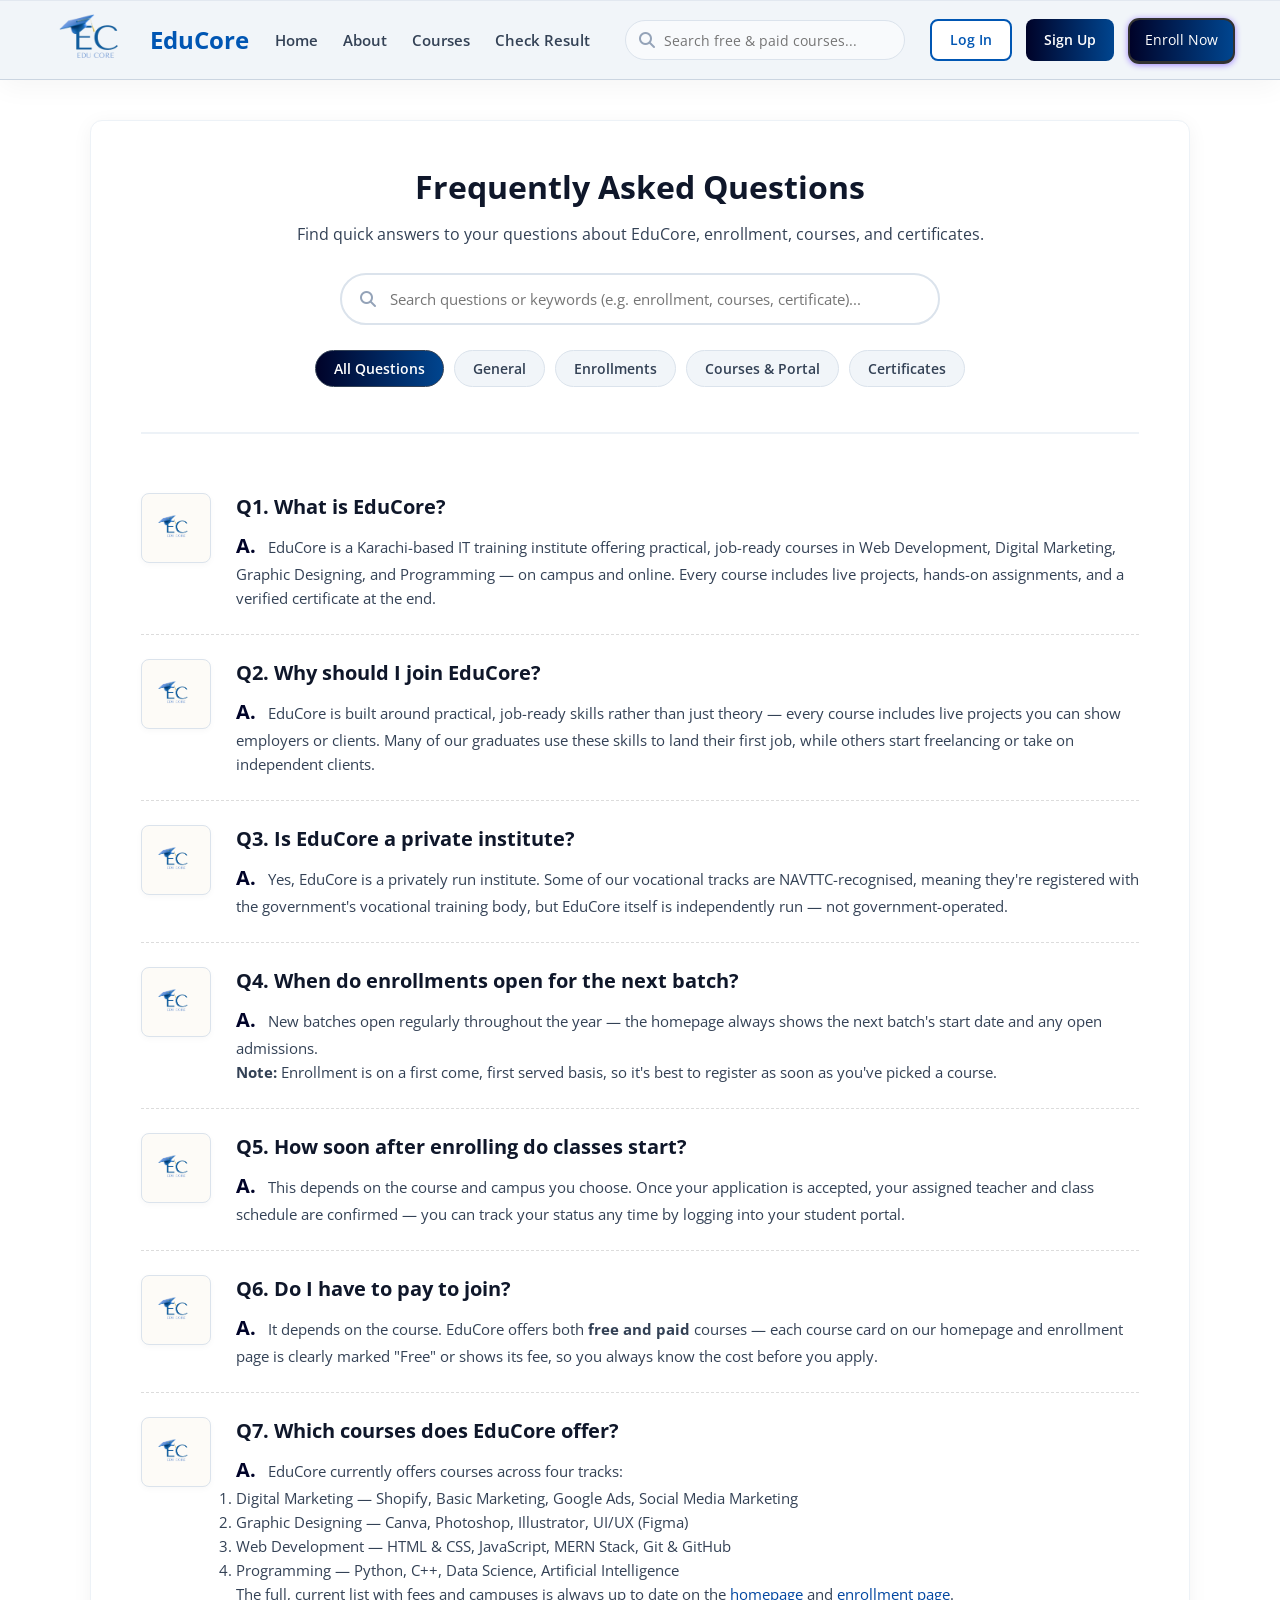
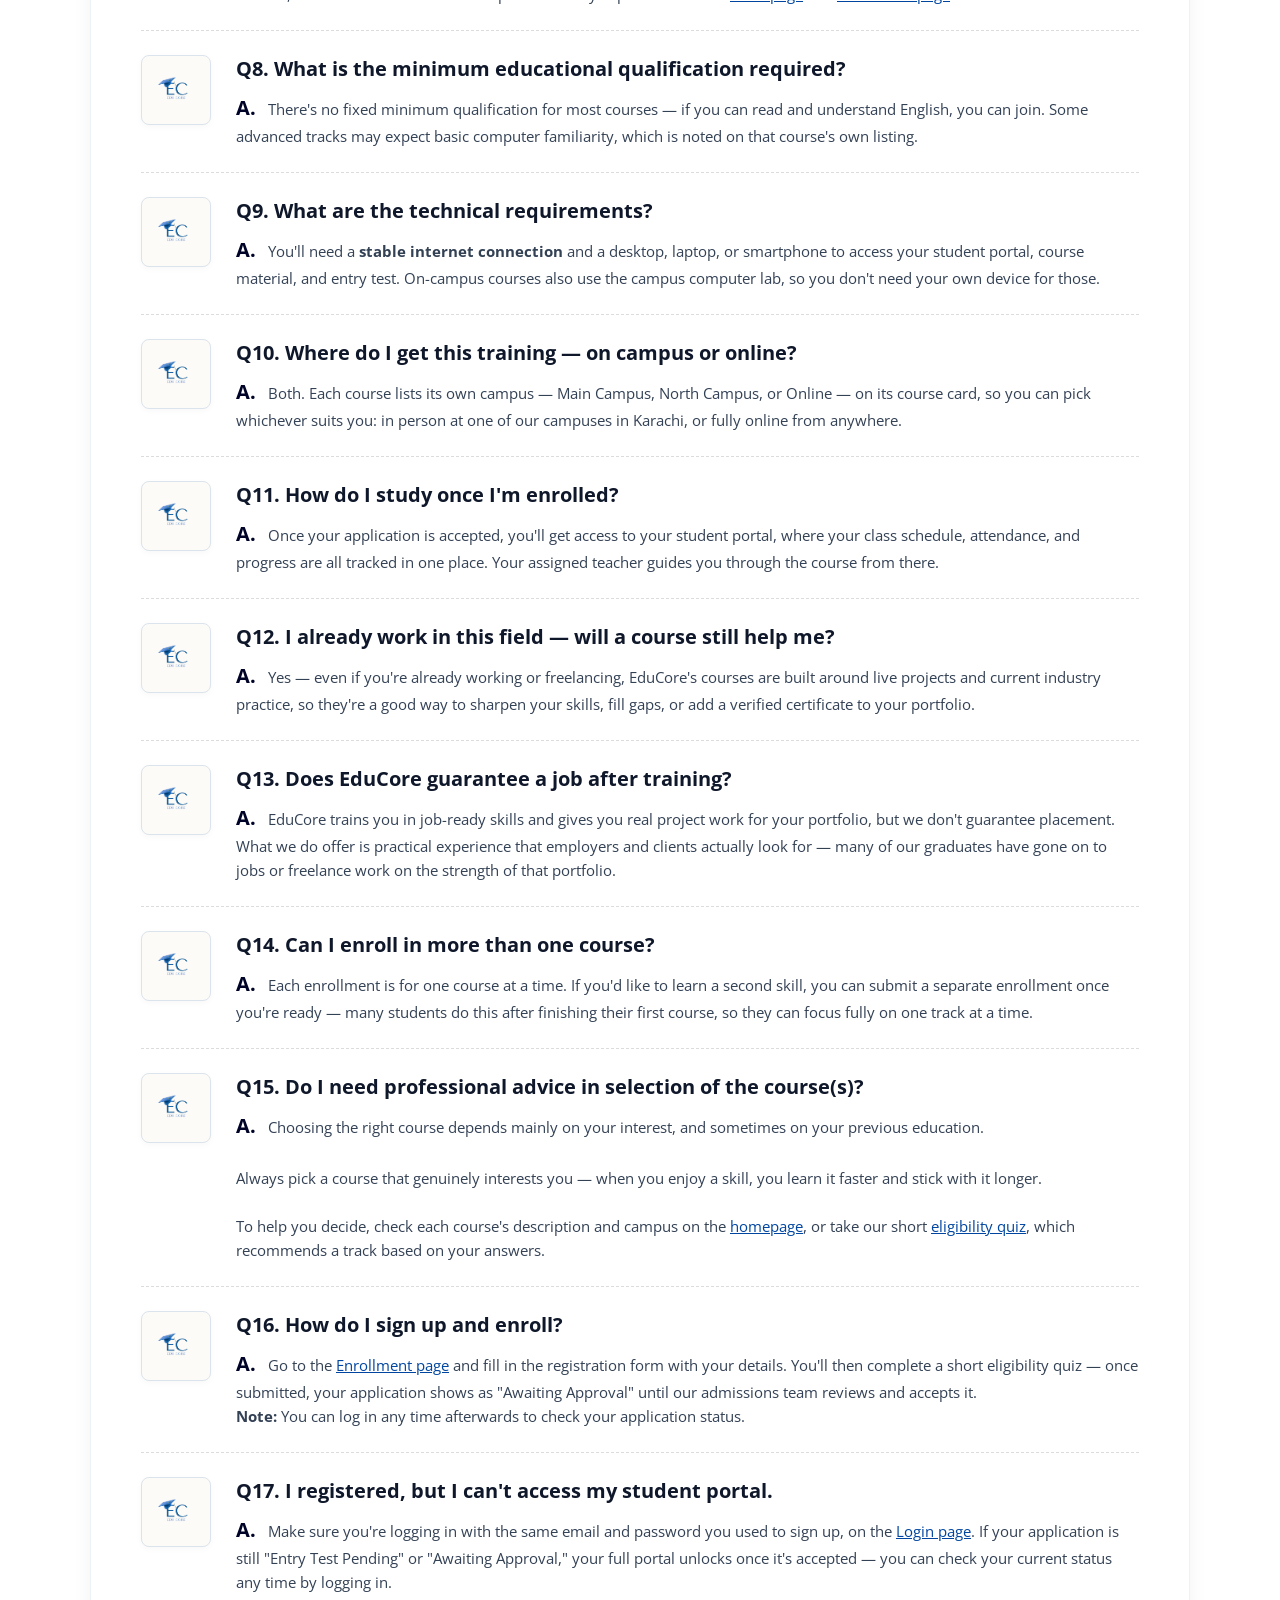
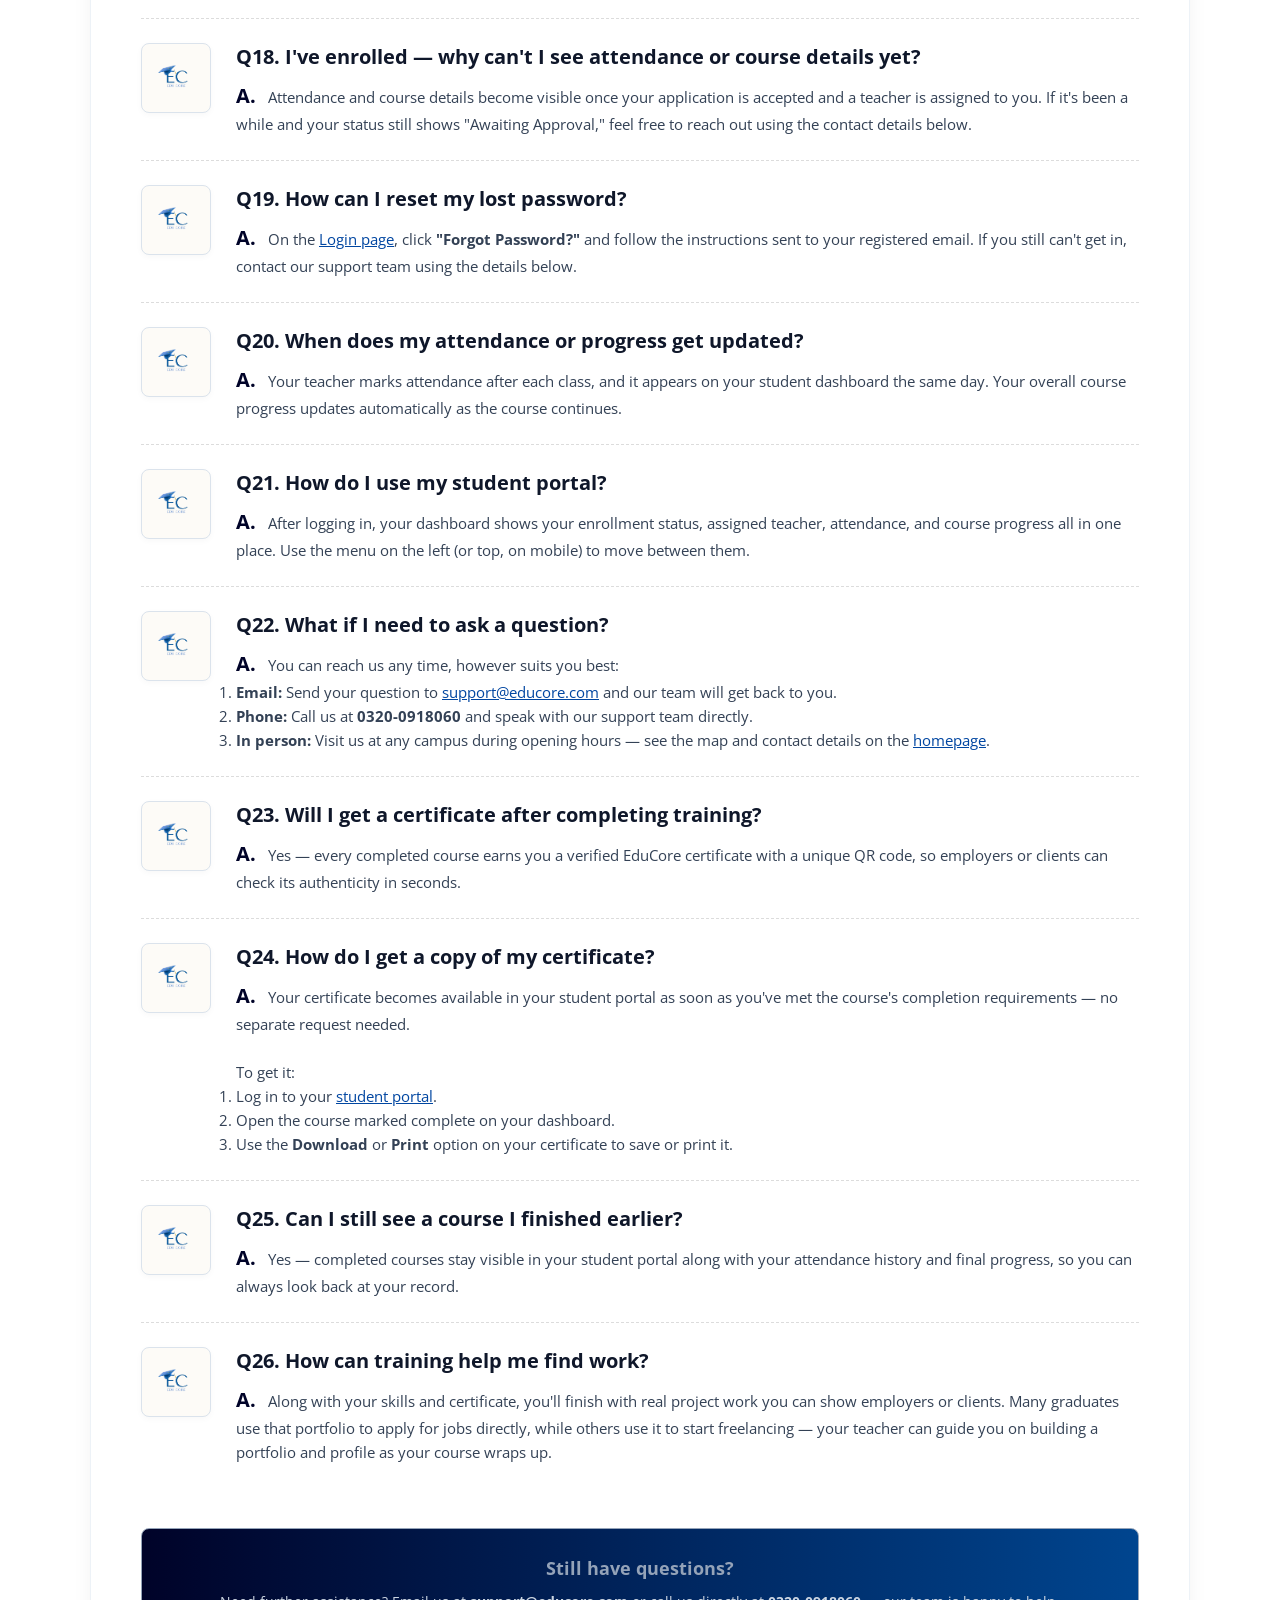
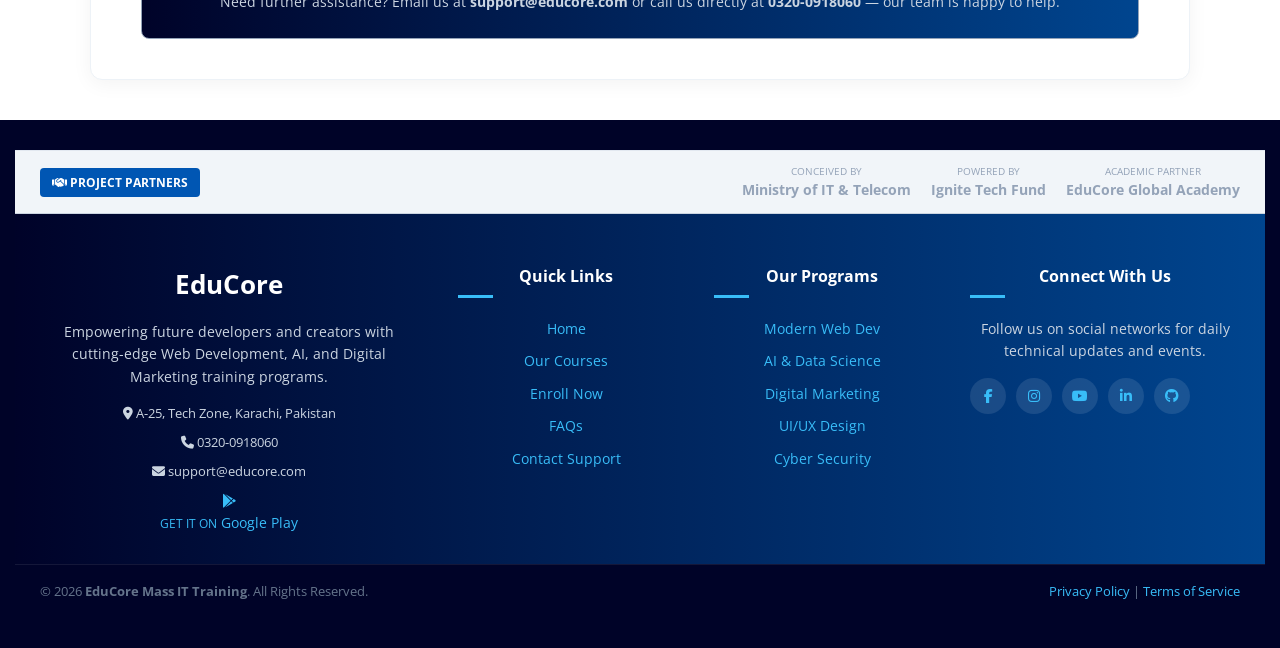
<file: faq.html>
<!DOCTYPE html>
<html lang="en">
<head>
    <meta charset="UTF-8">
    <meta name="viewport" content="width=device-width, initial-scale=1.0">
    <title>EduCore - Frequently Asked Questions (FAQs)</title>
    <!-- Google Fonts & Font Awesome Icons -->
   <!-- Google Fonts & Font Awesome Icons -->
    <link rel="stylesheet" href="./style.css">
    <link rel="preconnect" href="https://fonts.googleapis.com">
    <link rel="preconnect" href="https://fonts.gstatic.com" crossorigin>
    <link href="https://fonts.googleapis.com/css2?family=Open+Sans:ital,wght@0,400;0,600;0,700;1,400&display=swap" rel="stylesheet">
    <link rel="stylesheet" href="https://cdnjs.cloudflare.com/ajax/libs/font-awesome/6.5.1/css/all.min.css">

    <style>
        /* ===================================================
           1. GLOBAL VARIABLES & THEME CONFIG
        ==================================================== */
  
:root {
    --theme-gradient: linear-gradient(90deg, hsla(236, 100%, 8%, 1) 0%, hsla(211, 100%, 28%, 1) 100%);
    --theme-dark-bg: #000328;
    --theme-accent-blue: #38bdf8;
    
    --primary-blue: #0056b3;
    --primary-blue-hover: #0046a1;
    --text-dark: #334155;
    --text-heading: #0f172a;
    --bg-body: #ffffff;
    --bg-card: #ffffff;
    --border-light: #edf2f7;
    --border-input: #dbe3ec;
    --icon-grey: #94a3b8;
}



        /* Modern Reset & Base Styling */
        * {
            box-sizing: border-box;
            margin: 0;
            padding: 0;
        }

        body {
            font-family: 'Open Sans', Arial, sans-serif;
            background-color:var(--bg-body);
            color: var(--text-dark);
            line-height: 1.6;
            display: flex;
            flex-direction: column;
            min-height: 100vh;
        }



        .faq-logo-img {
    width: 50px;
    height: auto;
    object-fit: contain;
}
/* 
        /* Top Header Styling */
         /* .site-header {
            background: var(--theme-gradient);
            color: #ffffff;
            padding: 18px 30px;
            box-shadow: var(--shadow-header);
            position: sticky;
            top: 0;
            z-index: 1000;
        }  */

        /* .header-container {
            max-width: 1200px;
            margin: 0 auto;
            display: flex;
            justify-content: space-between;
            align-items: center;
        }  */
/* 
         .site-logo {
            font-size: 22px;
            font-weight: 700;
            color: #ffffff;
            text-decoration: none;
            display: flex;
            align-items: center;
            gap: 10px;
        }  */

         /* .site-logo span {
            color: var(--orange-accent);
        }  */

        /* .nav-links a {
            color: #ffffff;
            text-decoration: none;
            margin-left: 20px;
            font-size: 14px;
            font-weight: 600;
            transition: color 0.2s;
        }  */

         /* .nav-links a:hover {
            color: var(--primary-blue-hover);
        }  */

        /* Main Wrapper */
        .faq-wrapper {
            max-width: 1100px;
            width: 92%;
            margin: 40px auto;
            background-color: var(--bg-card);
            border-radius: 12px;
            box-shadow: 0 4px 20px rgba(0, 0, 0, 0.05);
            padding: 40px 50px;
            border: 1px solid var(--border-light);
            flex: 1;
        }

        /* Page Header & Search Bar */
        .faq-header {
            text-align: center;
            margin-bottom: 35px;
            padding-bottom: 25px;
            border-bottom: 2px solid var(--border-light);
        }

        .faq-header h1 {
            font-size: 32px;
            font-weight: 700;
            color: var(--text-heading);
            margin-bottom: 10px;
        }

        .faq-header p {
            font-size: 16px;
            color: var(--text-dark);
            margin-bottom: 25px;
        }

        /* Search Box */
        .search-box-container {
            position: relative;
            max-width: 600px;
            margin: 0 auto 25px auto;
        }

        .search-box-container input {
            width: 100%;
            padding: 14px 20px 14px 48px;
            font-size: 15px;
            border: 2px solid var(--border-input);
            border-radius: 30px;
            outline: none;
            transition: all 0.3s ease;
            font-family: inherit;
            background-color: #ffffff;
        }

        .search-box-container input:focus {
          border-color: var(--theme-gradient);
    box-shadow: 0 0 10px rgba(2, 45, 64, 0.3);
        }

        .search-box-container i {
            position: absolute;
            left: 20px;
            top: 50%;
            transform: translateY(-50%);
            color: var(--icon-grey);
            font-size: 16px;
        }

        /* Category Filter Tabs */
        .filter-tabs {
            display: flex;
            justify-content: center;
            flex-wrap: wrap;
            gap: 10px;
            margin-bottom: 20px;
        }

        .filter-btn {
            background-color: #f1f5f9;
            border: 1px solid var(--border-input);
            color: var(--text-dark);
            padding: 8px 18px;
            border-radius: 20px;
            font-size: 14px;
            font-weight: 600;
            cursor: pointer;
            transition: all 0.2s ease;
        }

        .filter-btn.active, .filter-btn:hover {
            background: var(--theme-gradient);
            color: #ffffff;
            border-color: var(--text-dark);
        }

/* Container Box (Image jaisa Light Background) */
.faq-icon-container {
    flex-shrink: 0;
    width: 90px;
    height: 85px;
    background-color: #fcfcfc;
    border: 1px solid #e2e8f0;
    border-radius: 12px;
    display: flex;
    align-items: center;
    justify-content: center;
    margin-right: 20px;
    box-shadow: 0 2px 6px rgba(0,0,0,0.03);
}

.faq-icon-svg {
    width: 65px;
    height: 65px;
}


        /* FAQ List Container */
        .faq-list {
            display: flex;
            flex-direction: column;
        }

        /* Individual FAQ Item */
        .faq-item {
            display: flex;
            align-items: flex-start;
            padding: 24px 0;
            border-bottom: 1px dashed #dcdcdc;
            transition: background-color 0.2s ease;
        }

        .faq-item:last-child {
            border-bottom: none;
        }

        .faq-icon-container {
            flex-shrink: 0;
            width: 70px;
            height: 70px;
            border: 1px solid var(--border-input);
            background-color: #fdfbf7;
            display: flex;
            align-items: center;
            justify-content: center;
            margin-right: 25px;
            border-radius: 8px;
            color: var(--primary-blue-hover);
            font-size: 28px;
        }

        .faq-content {
            flex-grow: 1;
        }

        .faq-question {
            font-size: 20px;
            font-weight: 700;
            color: var(--text-heading);
            margin-bottom: 10px;
            line-height: 1.35;
        }

        .faq-answer {
            font-size: 15px;
            color: var(--text-dark);
            line-height: 1.6;
        }

        .answer-prefix {
            color: var(--theme-dark-bg);
            font-weight: 700;
            font-size: 20px;
            margin-right: 8px;
            display: inline-block;
        }

        .faq-answer a {
            color: var(--primary-blue-hover);
            text-decoration: underline;
        }

        .faq-answer a:hover {
            color: var(--orange-accent-hover);
        }

        /* No Results Message */
        .no-results {
            display: none;
            text-align: center;
            padding: 40px 0;
            color: var(--icon-grey);
            font-size: 16px;
        }

        .no-results i {
            font-size: 40px;
            margin-bottom: 10px;
            display: block;
        }

        /* Support Banner */
        .support-banner {
            margin-top: 40px;
            background: var(--theme-gradient);
            /* background: linear-gradient(135deg, #fff3e6 0%, #ffedd5 100%); */
            border: 1px solid var(--icon-grey);
            border-radius: 8px;
            padding: 25px;
            text-align: center;
        }

        .support-banner h3 {
            color: var(--icon-grey);
            font-size: 18px;
            margin-bottom: 8px;
        }

        .support-banner p {
            color: var(--text-muted);
            font-size: 14px;
        }

        /* Site Footer */
        .site-footer {
            background: var(--theme-dark-bg);
            color: #94a3b8;
            padding: 30px 15px;
            text-align: center;
            font-size: 14px;
            margin-top: auto;
        }

        .site-footer a {
            color: #38bdf8;
            text-decoration: none;
        }

        /* Responsive Breakpoints */
        @media (max-width: 768px) {
            .site-header {
                padding: 15px;
            }

            .header-container {
                flex-direction: column;
                gap: 10px;
            }

            .faq-wrapper {
                padding: 25px 20px;
            }

            .faq-item {
                flex-direction: column;
            }

            .faq-icon-container {
                margin-right: 0;
                margin-bottom: 15px;
                width: 50px;
                height: 50px;
                font-size: 22px;
            }

            .faq-question {
                font-size: 18px;
            }
        }
    </style>
</head>
<body>

<!-- header -->
<div id="header-placeholder"></div>

<!-- header -->

<!-- Master SVG Icon Definition (Theme Gradient & Primary Blue Accent) -->
<svg style="display: none;">
    <defs>
        <!-- Theme Gradient Definition -->
        <linearGradient id="themeGradientSVG" x1="0%" y1="0%" x2="100%" y2="0%">
            <stop offset="0%" stop-color="hsla(236, 100%, 8%, 1)" />
            <stop offset="100%" stop-color="hsla(211, 100%, 28%, 1)" />
        </linearGradient>
    </defs>

    




<div class="faq-wrapper">
    <!-- Header Section -->
    <div class="faq-header">
        <h1>Frequently Asked Questions</h1>
        <p>Find quick answers to your questions about EduCore, enrollment, courses, and certificates.</p>

        <!-- Search Bar -->
        <div class="search-box-container">
            <i class="fa-solid fa-magnifying-glass"></i>
            <input type="text" id="faqSearch" placeholder="Search questions or keywords (e.g. enrollment, courses, certificate)..." onkeyup="filterFAQs()">
        </div>

        <!-- Filter Tabs -->
        <div class="filter-tabs">
            <button class="filter-btn active" onclick="filterCategory('all',event)">All Questions</button>
            <button class="filter-btn" onclick="filterCategory('general',event)">General</button>
            <button class="filter-btn" onclick="filterCategory('enrollment',event)">Enrollments</button>
            <button class="filter-btn" onclick="filterCategory('courses',event)">Courses & Portal</button>
            <button class="filter-btn" onclick="filterCategory('certificate',event)">Certificates</button>
        </div>
    </div>

    <!-- FAQ Items List -->
    <div class="faq-list" id="faqList">

        <!-- Q1 -->
        <div class="faq-item" data-category="general">
            <div class="faq-icon-container">
                <img src="./images/logo-removebg-preview.png" alt="EduCore Logo" class="faq-logo-img">
            </div><div class="faq-content">
                <div class="faq-question">Q1. What is EduCore?</div>
                <div class="faq-answer">
                    <span class="answer-prefix">A.</span>
                    EduCore is a Karachi-based IT training institute offering practical, job-ready courses in Web Development, Digital Marketing, Graphic Designing, and Programming — on campus and online. Every course includes live projects, hands-on assignments, and a verified certificate at the end.
                </div>
            </div>
        </div>

        <!-- Q2 -->
        <div class="faq-item" data-category="general">
            <div class="faq-icon-container">
                <img src="./images/logo-removebg-preview.png" alt="EduCore Logo" class="faq-logo-img">
            </div>
            <div class="faq-content">
                <div class="faq-question">Q2. Why should I join EduCore?</div>
                <div class="faq-answer">
                    <span class="answer-prefix">A.</span>
                    EduCore is built around practical, job-ready skills rather than just theory — every course includes live projects you can show employers or clients. Many of our graduates use these skills to land their first job, while others start freelancing or take on independent clients.
                </div>
            </div>
        </div>

        <!-- Q3 -->
        <div class="faq-item" data-category="general">
            <div class="faq-icon-container">
               <img src="./images/logo-removebg-preview.png" alt="EduCore Logo" class="faq-logo-img">
            </div>
            <div class="faq-content">
                <div class="faq-question">Q3. Is EduCore a private institute?</div>
                <div class="faq-answer">
                    <span class="answer-prefix">A.</span>
                    Yes, EduCore is a privately run institute. Some of our vocational tracks are NAVTTC-recognised, meaning they're registered with the government's vocational training body, but EduCore itself is independently run — not government-operated.
                </div>
            </div>
        </div>

        <!-- Q4 -->
        <div class="faq-item" data-category="enrollment">
            <div class="faq-icon-container">
                <img src="./images/logo-removebg-preview.png" alt="EduCore Logo" class="faq-logo-img">
            </div>
            <div class="faq-content">
                <div class="faq-question">Q4. When do enrollments open for the next batch?</div>
                <div class="faq-answer">
                    <span class="answer-prefix">A.</span>
                    New batches open regularly throughout the year — the homepage always shows the next batch's start date and any open admissions.
                    <div class="faq-note"><strong>Note:</strong> Enrollment is on a first come, first served basis, so it's best to register as soon as you've picked a course.</div>
                </div>
            </div>
        </div>

        <!-- Q5 -->
        <div class="faq-item" data-category="enrollment">
            <div class="faq-icon-container">
               <img src="./images/logo-removebg-preview.png" alt="EduCore Logo" class="faq-logo-img">
            </div>
            <div class="faq-content">
                <div class="faq-question">Q5. How soon after enrolling do classes start?</div>
                <div class="faq-answer">
                    <span class="answer-prefix">A.</span>
                    This depends on the course and campus you choose. Once your application is accepted, your assigned teacher and class schedule are confirmed — you can track your status any time by logging into your student portal.
                </div>
            </div>
        </div>

        <!-- Q6 -->
        <div class="faq-item" data-category="enrollment">
            <div class="faq-icon-container">
                <img src="./images/logo-removebg-preview.png" alt="EduCore Logo" class="faq-logo-img">
            </div>
            <div class="faq-content">
                <div class="faq-question">Q6. Do I have to pay to join?</div>
                <div class="faq-answer">
                    <span class="answer-prefix">A.</span>
                    It depends on the course. EduCore offers both <strong>free and paid</strong> courses — each course card on our homepage and enrollment page is clearly marked "Free" or shows its fee, so you always know the cost before you apply.
                </div>
            </div>
        </div>

        <!-- Q7 -->
        <div class="faq-item" data-category="courses">
            <div class="faq-icon-container">
                <img src="./images/logo-removebg-preview.png" alt="EduCore Logo" class="faq-logo-img">
            </div>
            <div class="faq-content">
                <div class="faq-question">Q7. Which courses does EduCore offer?</div>
                <div class="faq-answer">
                    <span class="answer-prefix">A.</span>
                    EduCore currently offers courses across four tracks:
                    <ol>
                        <li>Digital Marketing — Shopify, Basic Marketing, Google Ads, Social Media Marketing</li>
                        <li>Graphic Designing — Canva, Photoshop, Illustrator, UI/UX (Figma)</li>
                        <li>Web Development — HTML &amp; CSS, JavaScript, MERN Stack, Git &amp; GitHub</li>
                        <li>Programming — Python, C++, Data Science, Artificial Intelligence</li>
                    </ol>
                    The full, current list with fees and campuses is always up to date on the <a href="./index.html#ecCourses">homepage</a> and <a href="./enrollment.html">enrollment page</a>.
                </div>
            </div>
        </div>

        <!-- Q8 -->
        <div class="faq-item" data-category="general">
            <div class="faq-icon-container">
<img src="./images/logo-removebg-preview.png" alt="EduCore Logo" class="faq-logo-img">            </div>
            <div class="faq-content">
                <div class="faq-question">Q8. What is the minimum educational qualification required?</div>
                <div class="faq-answer">
                    <span class="answer-prefix">A.</span>
                    There's no fixed minimum qualification for most courses — if you can read and understand English, you can join. Some advanced tracks may expect basic computer familiarity, which is noted on that course's own listing.
                </div>
            </div>
        </div>

        <!-- Q9 -->
        <div class="faq-item" data-category="courses">
            <div class="faq-icon-container">
               <img src="./images/logo-removebg-preview.png" alt="EduCore Logo" class="faq-logo-img">
            </div>
            <div class="faq-content">
                <div class="faq-question">Q9. What are the technical requirements?</div>
                <div class="faq-answer">
                    <span class="answer-prefix">A.</span>
                    You'll need a <strong>stable internet connection</strong> and a desktop, laptop, or smartphone to access your student portal, course material, and entry test. On-campus courses also use the campus computer lab, so you don't need your own device for those.
                </div>
            </div>
        </div>

        <!-- Q10 -->
        <div class="faq-item" data-category="courses">
            <div class="faq-icon-container">
                <img src="./images/logo-removebg-preview.png" alt="EduCore Logo" class="faq-logo-img">
            </div>
            <div class="faq-content">
                <div class="faq-question">Q10. Where do I get this training — on campus or online?</div>
                <div class="faq-answer">
                    <span class="answer-prefix">A.</span>
                    Both. Each course lists its own campus — Main Campus, North Campus, or Online — on its course card, so you can pick whichever suits you: in person at one of our campuses in Karachi, or fully online from anywhere.
                </div>
            </div>
        </div>

        <!-- Q11 -->
        <div class="faq-item" data-category="courses">
            <div class="faq-icon-container">
                <img src="./images/logo-removebg-preview.png" alt="EduCore Logo" class="faq-logo-img">
            </div>
            <div class="faq-content">
                <div class="faq-question">Q11. How do I study once I'm enrolled?</div>
                <div class="faq-answer">
                    <span class="answer-prefix">A.</span>
                    Once your application is accepted, you'll get access to your student portal, where your class schedule, attendance, and progress are all tracked in one place. Your assigned teacher guides you through the course from there.
                </div>
            </div>
        </div>

        <!-- Q12 -->
        <div class="faq-item" data-category="general">
            <div class="faq-icon-container">
                <img src="./images/logo-removebg-preview.png" alt="EduCore Logo" class="faq-logo-img">
            </div>
            <div class="faq-content">
                <div class="faq-question">Q12. I already work in this field — will a course still help me?</div>
                <div class="faq-answer">
                    <span class="answer-prefix">A.</span>
                    Yes — even if you're already working or freelancing, EduCore's courses are built around live projects and current industry practice, so they're a good way to sharpen your skills, fill gaps, or add a verified certificate to your portfolio.
                </div>
            </div>
        </div>

        <!-- Q13 -->
        <div class="faq-item" data-category="general">
            <div class="faq-icon-container">
                <img src="./images/logo-removebg-preview.png" alt="EduCore Logo" class="faq-logo-img">
            </div>
            <div class="faq-content">
                <div class="faq-question">Q13. Does EduCore guarantee a job after training?</div>
                <div class="faq-answer">
                    <span class="answer-prefix">A.</span>
                    EduCore trains you in job-ready skills and gives you real project work for your portfolio, but we don't guarantee placement. What we do offer is practical experience that employers and clients actually look for — many of our graduates have gone on to jobs or freelance work on the strength of that portfolio.
                </div>
            </div>
        </div>

        <!-- Q14 -->
        <div class="faq-item" data-category="enrollment">
            <div class="faq-icon-container">
                <img src="./images/logo-removebg-preview.png" alt="EduCore Logo" class="faq-logo-img">
            </div>
            <div class="faq-content">
                <div class="faq-question">Q14. Can I enroll in more than one course?</div>
                <div class="faq-answer">
                    <span class="answer-prefix">A.</span>
                    Each enrollment is for one course at a time. If you'd like to learn a second skill, you can submit a separate enrollment once you're ready — many students do this after finishing their first course, so they can focus fully on one track at a time.
                </div>
            </div>
        </div>

        <!-- Q15 -->
        <div class="faq-item" data-category="courses">
            <div class="faq-icon-container">
                <img src="./images/logo-removebg-preview.png" alt="EduCore Logo" class="faq-logo-img">
            </div>
            <div class="faq-content">
                <div class="faq-question">Q15. Do I need professional advice in selection of the course(s)?</div>
                <div class="faq-answer">
                    <span class="answer-prefix">A.</span>
                    Choosing the right course depends mainly on your interest, and sometimes on your previous education.<br><br>
                    Always pick a course that genuinely interests you — when you enjoy a skill, you learn it faster and stick with it longer.<br><br>
                    To help you decide, check each course's description and campus on the <a href="./index.html#ecCourses">homepage</a>, or take our short <a href="./quiz.html">eligibility quiz</a>, which recommends a track based on your answers.
                </div>
            </div>
        </div>

        <!-- Q16 -->
        <div class="faq-item" data-category="enrollment">
            <div class="faq-icon-container">
                <img src="./images/logo-removebg-preview.png" alt="EduCore Logo" class="faq-logo-img">
            </div>
            <div class="faq-content">
                <div class="faq-question">Q16. How do I sign up and enroll?</div>
                <div class="faq-answer">
                    <span class="answer-prefix">A.</span>
                    Go to the <a href="./enrollment.html">Enrollment page</a> and fill in the registration form with your details. You'll then complete a short eligibility quiz — once submitted, your application shows as "Awaiting Approval" until our admissions team reviews and accepts it.
                    <div class="faq-note"><strong>Note:</strong> You can log in any time afterwards to check your application status.</div>
                </div>
            </div>
        </div>

        <!-- Q17 -->
        <div class="faq-item" data-category="enrollment">
            <div class="faq-icon-container">
                <img src="./images/logo-removebg-preview.png" alt="EduCore Logo" class="faq-logo-img">
            </div>
            <div class="faq-content">
                <div class="faq-question">Q17. I registered, but I can't access my student portal.</div>
                <div class="faq-answer">
                    <span class="answer-prefix">A.</span>
                    Make sure you're logging in with the same email and password you used to sign up, on the <a href="./login.html">Login page</a>. If your application is still "Entry Test Pending" or "Awaiting Approval," your full portal unlocks once it's accepted — you can check your current status any time by logging in.
                </div>
            </div>
        </div>

        <!-- Q18 -->
        <div class="faq-item" data-category="courses">
            <div class="faq-icon-container">
                <img src="./images/logo-removebg-preview.png" alt="EduCore Logo" class="faq-logo-img">
            </div>
            <div class="faq-content">
                <div class="faq-question">Q18. I've enrolled — why can't I see attendance or course details yet?</div>
                <div class="faq-answer">
                    <span class="answer-prefix">A.</span>
                    Attendance and course details become visible once your application is accepted and a teacher is assigned to you. If it's been a while and your status still shows "Awaiting Approval," feel free to reach out using the contact details below.
                </div>
            </div>
        </div>

        <!-- Q19 -->
        <div class="faq-item" data-category="enrollment">
            <div class="faq-icon-container">
               <img src="./images/logo-removebg-preview.png" alt="EduCore Logo" class="faq-logo-img">
            </div>
            <div class="faq-content">
                <div class="faq-question">Q19. How can I reset my lost password?</div>
                <div class="faq-answer">
                    <span class="answer-prefix">A.</span>
                    On the <a href="./login.html">Login page</a>, click <strong>"Forgot Password?"</strong> and follow the instructions sent to your registered email. If you still can't get in, contact our support team using the details below.
                </div>
            </div>
        </div>

        <!-- Q20 -->
        <div class="faq-item" data-category="courses">
            <div class="faq-icon-container">
                <img src="./images/logo-removebg-preview.png" alt="EduCore Logo" class="faq-logo-img">
            </div>
            <div class="faq-content">
                <div class="faq-question">Q20. When does my attendance or progress get updated?</div>
                <div class="faq-answer">
                    <span class="answer-prefix">A.</span>
                    Your teacher marks attendance after each class, and it appears on your student dashboard the same day. Your overall course progress updates automatically as the course continues.
                </div>
            </div>
        </div>

        <!-- Q21 -->
        <div class="faq-item" data-category="courses">
            <div class="faq-icon-container">
                <img src="./images/logo-removebg-preview.png" alt="EduCore Logo" class="faq-logo-img">
            </div>
            <div class="faq-content">
                <div class="faq-question">Q21. How do I use my student portal?</div>
                <div class="faq-answer">
                    <span class="answer-prefix">A.</span>
                    After logging in, your dashboard shows your enrollment status, assigned teacher, attendance, and course progress all in one place. Use the menu on the left (or top, on mobile) to move between them.
                </div>
            </div>
        </div>

        <!-- Q23 -->
        <div class="faq-item" data-category="general">
            <div class="faq-icon-container">
                <img src="./images/logo-removebg-preview.png" alt="EduCore Logo" class="faq-logo-img">
            </div>
            <div class="faq-content">
                <div class="faq-question">Q22. What if I need to ask a question?</div>
                <div class="faq-answer">
                    <span class="answer-prefix">A.</span>
                    You can reach us any time, however suits you best:
                    <ol>
                        <li><strong>Email:</strong> Send your question to <a href="mailto:support@educore.com">support@educore.com</a> and our team will get back to you.</li>
                        <li><strong>Phone:</strong> Call us at <strong>0320-0918060</strong> and speak with our support team directly.</li>
                        <li><strong>In person:</strong> Visit us at any campus during opening hours — see the map and contact details on the <a href="./index.html#ecMap">homepage</a>.</li>
                    </ol>
                </div>
            </div>
        </div>

        <!-- Q24 -->
        <div class="faq-item" data-category="certificate">
            <div class="faq-icon-container">
              <img src="./images/logo-removebg-preview.png" alt="EduCore Logo" class="faq-logo-img">
            </div>
            <div class="faq-content">
                <div class="faq-question">Q23. Will I get a certificate after completing training?</div>
                <div class="faq-answer">
                    <span class="answer-prefix">A.</span>
                    Yes — every completed course earns you a verified EduCore certificate with a unique QR code, so employers or clients can check its authenticity in seconds.
                </div>
            </div>
        </div>

        <!-- Q25 -->
        <div class="faq-item" data-category="certificate">
            <div class="faq-icon-container">
                <img src="./images/logo-removebg-preview.png" alt="EduCore Logo" class="faq-logo-img">
            </div>
            <div class="faq-content">
                <div class="faq-question">Q24. How do I get a copy of my certificate?</div>
                <div class="faq-answer">
                    <span class="answer-prefix">A.</span>
                    Your certificate becomes available in your student portal as soon as you've met the course's completion requirements — no separate request needed.<br><br>
                    To get it:
                    <ol>
                        <li>Log in to your <a href="./login.html">student portal</a>.</li>
                        <li>Open the course marked complete on your dashboard.</li>
                        <li>Use the <strong>Download</strong> or <strong>Print</strong> option on your certificate to save or print it.</li>
                    </ol>
                </div>
            </div>
        </div>

        <!-- Q26 -->
        <div class="faq-item" data-category="courses">
            <div class="faq-icon-container">
                <img src="./images/logo-removebg-preview.png" alt="EduCore Logo" class="faq-logo-img">
            </div>
            <div class="faq-content">
                <div class="faq-question">Q25. Can I still see a course I finished earlier?</div>
                <div class="faq-answer">
                    <span class="answer-prefix">A.</span>
                    Yes — completed courses stay visible in your student portal along with your attendance history and final progress, so you can always look back at your record.
                </div>
            </div>
        </div>

        <!-- Q27 -->
        <div class="faq-item" data-category="general">
            <div class="faq-icon-container">
                <img src="./images/logo-removebg-preview.png" alt="EduCore Logo" class="faq-logo-img">
            </div>
            <div class="faq-content">
                <div class="faq-question">Q26. How can training help me find work?</div>
                <div class="faq-answer">
                    <span class="answer-prefix">A.</span>
                    Along with your skills and certificate, you'll finish with real project work you can show employers or clients. Many graduates use that portfolio to apply for jobs directly, while others use it to start freelancing — your teacher can guide you on building a portfolio and profile as your course wraps up.
                </div>
            </div>
        </div>

    </div>

    <!-- No Search Results Found Message -->
    <div class="no-results" id="noResults">
        <i class="fa-solid fa-circle-question"></i>
        <p>No questions found matching your search query.</p>
    </div>

    <!-- Support Banner Callout -->
    <div class="support-banner">
        <h3>Still have questions?</h3>
        <p>Need further assistance? Email us at <strong>support@educore.com</strong> or call us directly at <strong>0320-0918060</strong> — our team is happy to help.</p>
    </div>
</div>

<!-- footer -->
 <div id="footer-placeholder"></div>
 <!-- footer -->



    <script src="./app.js"></script>

<!-- GSAP CDN Library -->
<script src="https://cdnjs.cloudflare.com/ajax/libs/gsap/3.12.5/gsap.min.js"></script>

<script>
    let currentCategory = 'all';
    let searchTimeout = null;

    // Page Load Animation (Initial entrance)
    window.addEventListener('DOMContentLoaded', () => {
        gsap.from(".faq-item", {
            duration: 0.6,
            y: 20,
            opacity: 0,
            stagger: 0.08,
            ease: "power2.out"
        });
    });

    // Debounced Search Function
    function debounce(func, delay = 250) {
        return function (...args) {
            clearTimeout(searchTimeout);
            searchTimeout = setTimeout(() => {
                func.apply(this, args);
            }, delay);
        };
    }

    // GSAP Filter & Animation Function
    function executeFilter() {
        const queryInput = document.getElementById('faqSearch');
        const query = queryInput ? queryInput.value.toLowerCase().trim() : '';
        const items = document.querySelectorAll('.faq-item');
        
        let visibleItems = [];
        let hiddenItems = [];

        items.forEach(item => {
            const question = item.querySelector('.faq-question')?.textContent.toLowerCase() || '';
            const answer = item.querySelector('.faq-answer')?.textContent.toLowerCase() || '';
            const category = item.getAttribute('data-category');

            const matchesSearch = question.includes(query) || answer.includes(query);
            const matchesCategory = (currentCategory === 'all' || category === currentCategory);

            if (matchesSearch && matchesCategory) {
                visibleItems.push(item);
            } else {
                hiddenItems.push(item);
            }
        });

        // Hide unmatched items
        hiddenItems.forEach(item => {
            item.style.display = 'none';
        });

        // GSAP Animation for visible items
        if (visibleItems.length > 0) {
            visibleItems.forEach(item => item.style.display = 'flex');
            
            gsap.fromTo(visibleItems, 
                { opacity: 0, y: 15 }, 
                { opacity: 1, y: 0, duration: 0.4, stagger: 0.05, ease: "power1.out" }
            );
        }

        // Show/Hide No Results UI
        const noResults = document.getElementById('noResults');
        if (noResults) {
            noResults.style.display = (visibleItems.length === 0) ? 'block' : 'none';
        }
    }

    const filterFAQs = debounce(executeFilter, 250);

    // Category Filter Switcher
    function filterCategory(category, evt) {
        currentCategory = category;

        const buttons = document.querySelectorAll('.filter-btn');
        buttons.forEach(btn => btn.classList.remove('active'));

        if (evt && evt.target) {
            evt.target.classList.add('active');
        }

        executeFilter();
    }
</script>

</body>
</html>
</file>
<file: style.css>
/*===================================================
  1. GLOBAL VARIABLES & THEME CONFIG
====================================================*/
:root {
    --theme-gradient: linear-gradient(90deg, hsla(236, 100%, 8%, 1) 0%, hsla(211, 100%, 28%, 1) 100%);
    --theme-dark-bg: #000328;
    --theme-accent-blue: #38bdf8;
    
    --primary-blue: #0056b3;
    --primary-blue-hover: #0046a1;
    --text-dark: #334155;
    --text-heading: #0f172a;
    --bg-body: #ffffff;
    --bg-light-grey: #f8fafc;
    --border-light: #edf2f7;
    --border-input: #dbe3ec;
    --icon-grey: #94a3b8;
    --text-muted: #cbd5e1;

    --orange-accent: #f58220;
    --shadow-header: 0 8px 25px rgba(0, 0, 0, .04);

    /* admin.css / teacher.css / student.css already reference these four —
       they were never actually defined here, so every border-radius and
       transition that used them was silently resolving to nothing (square
       corners, no hover transition) instead of erroring. Adding them here
       is purely additive: nothing that already worked changes, but every
       card/button that was quietly falling back to "no radius" picks up
       real rounded corners and a smooth hover the moment this loads. */
    --border-radius-sm: 6px;
    --border-radius-md: 12px;
    --border-radius-lg: 18px;
    --border-radius-full: 999px;
    --shadow-card: 0 10px 30px rgba(0, 0, 0, .08);
    --transition-fast: all 0.2s ease;
}

/* Reset Base */
* {
    margin: 0;
    padding: 0;
    box-sizing: border-box;
    font-family: 'Open Sans', system-ui, -apple-system, sans-serif;
}

body {
    background-color: var(--bg-body);
    color: var(--text-dark);
    overflow-x: hidden;
}

/*===================================================
  2. TOP ANNOUNCEMENT BAR & FLOATING SIDEBAR
====================================================*/
.announcement-bar {
    background: var(--theme-gradient);
    color: #ffffff;
    padding: 10px 20px;
    display: flex;
    align-items: center;
    justify-content: space-between;
    font-size: 14px;
}

.announcement-content {
    display: flex;
    align-items: center;
    gap: 15px;
    margin: 0 auto;
}

.offer-badge {
    background: rgba(255, 255, 255, 0.2);
    padding: 4px 10px;
    border-radius: 20px;
    font-weight: 600;
    font-size: 12px;
}

.offer-btn {
    color: var(--theme-accent-blue);
    text-decoration: underline;
    font-weight: 600;
    display: flex;
    align-items: center;
    gap: 6px;
}

.close-btn {
    background: none;
    border: none;
    color: #ffffff;
    cursor: pointer;
    font-size: 16px;
}

/* Floating Sidebar Navigation */
.side-floating-bar {
    position: fixed;
    left: 0;
    top: 35%;
    z-index: 99999;
    display: flex;
    flex-direction: column;
    gap: 1px;
    background: var(--theme-gradient);
    border-top-right-radius: 8px;
    border-bottom-right-radius: 8px;
    box-shadow: 2px 4px 15px rgba(0, 0, 0, 0.25);
}

.side-item {
    position: relative;
    width: 42px;
    height: 42px;
    display: flex;
    justify-content: center;
    align-items: center;
    color: var(--theme-accent-blue);
    text-decoration: none;
    transition: all 0.25s ease;
    border-bottom: 1px solid rgba(255, 255, 255, 0.08);
}

.side-item:hover {
    color: #ffffff;
    background: rgba(255, 255, 255, 0.15);
}

.side-item .side-tooltip {
    position: absolute;
    left: 100%;
    top: 0;
    height: 100%;
    background: var(--theme-dark-bg);
    color: #ffffff;
    font-size: 13px;
    font-weight: 500;
    white-space: nowrap;
    padding: 0 14px;
    display: flex;
    align-items: center;
    border-top-right-radius: 4px;
    border-bottom-right-radius: 4px;
    opacity: 0;
    visibility: hidden;
    transform: translateX(-8px);
    transition: all 0.25s ease;
}

.side-item:hover .side-tooltip {
    opacity: 1;
    visibility: visible;
    transform: translateX(0);
}

/*===================================================
  3. MAIN HEADER & DROPDOWNS (Fix Added)
====================================================*/
.main-header {
    position: sticky;
    top: 0;
    left: 0;
    width: 100%;
    height: 80px;
    background-color: #f1f5f9;
    border-top: 1px solid #e2e8f0;
    border-bottom: 1px solid #cbd5e1;
    /* background: var(--bg-body); */
    display: flex;
    align-items: center;
    justify-content: space-between;
    padding: 0 45px;
    /* border-bottom: 1px solid var(--border-light); */
    box-shadow: var(--shadow-header);
    z-index: 9999;
}

.logo-link {
    display: flex;
    align-items: center;
    gap: 5px;
    text-decoration: none;
}

.brand-logo {
    height: 100px;
}

.brand-name {
    font-size: 24px;
    font-weight: 700;
    color: var(--primary-blue);
}

.center-nav {
    flex: 1;
    display: flex;
    align-items: center;
    justify-content: center;
    gap: 35px;
}

.nav-links {
    display: flex;
    align-items: center;
    gap: 25px;
}

.dropdown {
    position: relative;
}

.drop-btn, .nav-btn-link,.home-btn {
    background: none;
    border: none;
    cursor: pointer;
    font-size: 15px;
    font-weight: 600;
    color: var(--text-dark);
    display: flex;
    align-items: center;
    gap: 8px;
    text-decoration: none;
    transition: color 0.2s;
}

.drop-btn:hover, .nav-btn-link:hover,.home-btn:hover {
    color: var(--primary-blue);
}

/* Added Dropdown Active Animations */
.dropdown-menu, .about-content-box {
    position: absolute;
    top: 100%;
    left: 0;
    background: #ffffff;
    box-shadow: 0 10px 30px rgba(0,0,0,0.12);
    border-radius: 12px;
    padding: 20px;
    display: none;
    z-index: 10000;
    border: 1px solid var(--border-light);
}

.dropdown-menu {
    width: 650px;
    display: none;
    grid-template-columns: repeat(4, 1fr);
    gap: 15px;
}

.dropdown:hover .dropdown-menu,
.dropdown:hover .about-content-box {
    display: grid;
}

.about-dropdown:hover .about-content-box {
    display: block;
    width: 300px;
}

.drop-col h4 {
    font-size: 14px;
    color: var(--primary-blue);
    margin-bottom: 10px;
}

.drop-col ul {
    list-style: none;
}

.drop-col li {
    font-size: 13px;
    margin-bottom: 8px;
    display: flex;
    justify-content: space-between;
    align-items: center;
}





.badge {
    font-size: 10px;
    padding: 2px 6px;
    border-radius: 10px;
    font-weight: bold;
}
.badge-free { background: #dcfce7; color: #15803d; }
.badge-paid { background: #fee2e2; color: #b91c1c; }

/* Header Search Bar */
.search-container {
    position: relative;
    width: 280px;
}

.search-container input {
    width: 100%;
    height: 40px;
    padding-left: 38px;
    padding-right: 15px;
    border: 1px solid var(--border-input);
    border-radius: 50px;
    outline: none;
    background: var(--bg-light-grey);
    font-size: 14px;
}

.search-container input:focus {
          border-color: var(--theme-gradient);
    box-shadow: 0 0 10px rgba(2, 45, 64, 0.3);
        }

.search-icon {
    position: absolute;
    left: 14px;
    top: 50%;
    transform: translateY(-50%);
    color: var(--icon-grey);
}

/* Header Actions */
.header-actions {
    display: flex;
    align-items: center;
    gap: 14px;
}

/* Mobile menu toggle button (hamburger) — hidden on desktop, .main-header
   shows it only under 900px, where .center-nav is otherwise unreachable.
   See section 6 below for the mobile nav panel it opens. */
.nav-toggle {
    display: none;
    background: none;
    border: none;
    cursor: pointer;
    font-size: 21px;
    color: var(--text-dark);
    padding: 8px;
    line-height: 1;
}

/* Log In / Sign Up / Enroll Now copy shown inside the mobile hamburger
   drawer (.center-nav). Hidden by default — only shown under 900px, see
   below — so desktop keeps using the original .header-actions bar. */
.mobile-nav-actions {
    display: none;
}

/* Dim backdrop for the mobile drawer — hidden by default, only ever
   shown under 900px (see below) via a pure CSS sibling selector, so it
   always stays in sync with .center-nav's .nav-open class with no extra
   JS needed. */
.nav-backdrop {
    display: none;
}

.login-btn {
    border: 2px solid var(--primary-blue);
    color: var(--primary-blue);
    background: var(--bg-body);
    padding: 8px 18px;
    border-radius: 8px;
    text-decoration: none;
    font-weight: 600;
    font-size: 14px;
    transition: 0.2s;
}

.login-btn:hover {
    background: var(--primary-blue);
    color: #ffffff;
}

.signup-btn {
    background: var(--theme-gradient);
    color: #ffffff;
    border: none;
    padding: 10px 18px;
    border-radius: 8px;
    text-decoration: none;
    font-weight: 600;
    font-size: 14px;
    transition: 0.2s;
}



/* From Uiverse.io by hakemdamer222 */ 
.enroll-btn,
.enroll-btn:focus {
      background: var(--theme-gradient);
      color: #ffffff;
       text-decoration: none;
  font-size: 14px;
  margin-top: 8px;
  padding: 9px 15px;
  border-radius: 0.7rem;
  /* background-image: linear-gradient(rgb(214, 202, 254), rgb(158, 129, 254)); */
  border: 2px solid rgb(50, 50, 50);
  border-bottom: 3px solid rgb(50, 50, 50);
  box-shadow: 0px 1px 6px 0px rgb(158, 129, 254);
  transform: translate(0, -3px);
  cursor: pointer;
  transition: 0.2s;
  transition-timing-function: linear;
}

.enroll-btn:active {
  transform: translate(0, 0);
  border-bottom: 2px solid rgb(50, 50, 50);
}

 



/*====================================
  FLOATING SIDEBAR (HOVER & CLICK FIX)
=====================================*/
.side-floating-bar {
   position: fixed;
  left: 0;
  top: 122px;
   z-index: 99999;
  display: flex;
  flex-direction: column;
  gap: 1px;
  
  /* Gradient Background */
  background: hsla(236, 100%, 8%, 1);
  background: linear-gradient(90deg, hsla(236, 100%, 8%, 1) 0%, hsla(211, 100%, 28%, 1) 100%);
  background: -moz-linear-gradient(90deg, hsla(236, 100%, 8%, 1) 0%, hsla(211, 100%, 28%, 1) 100%);
  background: -webkit-linear-gradient(90deg, hsla(236, 100%, 8%, 1) 0%, hsla(211, 100%, 28%, 1) 100%);
  filter: progid:DXImageTransform.Microsoft.gradient( startColorstr="#000328", endColorstr="#00458E", GradientType=1 );

  border-top-right-radius: 2px;
  border-bottom-right-radius: 2px;
  box-shadow: 2px 4px 15px rgba(0, 0, 0, 0.35);
}

.side-item {
  position: relative;
  width: 38px;
  height: 38px;
  display: flex;
  justify-content: center;
  align-items: center;
  color: #38bdf8;
  text-decoration: none;
  background: transparent;
  transition: all 0.25s ease;
  border-bottom: 1px solid rgba(255, 255, 255, 0.08);
  cursor: pointer; /* Click icon hand pointer */
  z-index: 1;
}

.side-item:last-child {
  border-bottom: none;
}

.side-item i {
  font-size: 15px;
  pointer-events: none; /* Icon click event block na kare */
}

.side-item:hover {
  color: #ffffff;
  background: rgba(255, 255, 255, 0.15);
}

/* Tooltip / Popup Slide-out */
.side-item .side-tooltip {
  position: absolute;
  left: 100%;
  top: 0;
  height: 100%;
  
  background: hsla(236, 100%, 8%, 1);
  background: linear-gradient(90deg, hsla(236, 100%, 8%, 1) 0%, hsla(211, 100%, 28%, 1) 100%);
  background: -moz-linear-gradient(90deg, hsla(236, 100%, 8%, 1) 0%, hsla(211, 100%, 28%, 1) 100%);
  background: -webkit-linear-gradient(90deg, hsla(236, 100%, 8%, 1) 0%, hsla(211, 100%, 28%, 1) 100%);
  filter: progid:DXImageTransform.Microsoft.gradient( startColorstr="#000328", endColorstr="#00458E", GradientType=1 );
width: 90px;
  color: #ffffff;
  font-size: 13px;
  font-weight: 500;
  white-space: nowrap;
  padding: 0 6px;
  display: flex;
  align-items: center;
  border-top-right-radius: 4px;
  border-bottom-right-radius: 4px;
  border-left: 1px solid rgba(255, 255, 255, 0.15);
  
  /* Display & Visibility settings */
  opacity: 0;
  visibility: hidden;
  transform: translateX(-8px);
  transition: opacity 0.25s ease, transform 0.25s ease, visibility 0.25s;
  box-shadow: 4px 2px 12px rgba(0, 0, 0, 0.35);
}

/* Hover Action - Reveal Tooltip */
.side-item:hover .side-tooltip {
  opacity: 1;
  visibility: visible;
  transform: translateX(0);
}



































/*===================================================
  4. HERO SLIDER & GRAPHICS MOSAIC
====================================================*/
.page-container {
    padding: 40px 20px;
    max-width: 1280px;
    margin: 0 auto;
}

.hero-slider {
    background: var(--theme-gradient);
    border-radius: 20px;
    padding: 50px;
    box-shadow: 0 20px 40px rgba(0, 0, 0, 0.2);
    color: #ffffff;
    position: relative;
    overflow: hidden;
}

.slider-container {
    display: flex;
    align-items: center;
    justify-content: space-between;
    gap: 40px;
}

.slider-content {
    flex: 1.2;
    z-index: 2;
}

.slider-content h1 {
    font-size: 38px;
    font-weight: 700;
    line-height: 1.2;
    margin-bottom: 16px;
}

.slider-content p {
    font-size: 16px;
    color: var(--text-muted);
    margin-bottom: 28px;
}

.slider-actions {
    display: flex;
    gap: 15px;
}

.slider-btn-primary {
    background: var(--theme-accent-blue);
    color: var(--theme-dark-bg);
    border: none;
    padding: 12px 28px;
    border-radius: 8px;
    font-weight: 700;
    cursor: pointer;
    transition: 0.3s ease;
}

.slider-btn-primary:hover {
    background: #7dd3fc;
    transform: translateY(-2px);
}

.slider-btn-secondary {
    background: transparent;
    color: #ffffff;
    border: 1px solid rgba(255, 255, 255, 0.3);
    padding: 12px 28px;
    border-radius: 8px;
    font-weight: 600;
    cursor: pointer;
    transition: 0.3s ease;
}

.slider-btn-secondary:hover {
    background: rgba(255, 255, 255, 0.1);
}

/* Graphics Shapes */
.slider-graphics-pure {
    position: relative;
    width: 320px;
    height: 220px;
    display: flex;
    align-items: center;
    justify-content: center;
}

.circles-group {
    display: grid;
    grid-template-columns: repeat(2, 30px);
    gap: 10px;
    position: absolute;
    left: 10px;
    top: 10px;
    animation: floatAnim 4s ease-in-out infinite;
}

.pure-circle {
    width: 30px;
    height: 30px;
    border-radius: 50%;
}
.c-light { background-color: var(--theme-accent-blue); }
.c-teal { background-color: #0ea5e9; }
.c-blue-grey { background-color: #64748b; }
.c-dark-grey { background-color: #334155; }

.asterisk-shape {
    position: absolute;
    right: 30px;
    top: 20px;
    width: 40px;
    height: 40px;
}

.asterisk-shape .bar {
    position: absolute;
    width: 100%;
    height: 4px;
    background: var(--theme-accent-blue);
    top: 50%;
    left: 0;
    border-radius: 2px;
}

.asterisk-shape .bar:nth-child(1) { transform: rotate(0deg); }
.asterisk-shape .bar:nth-child(2) { transform: rotate(45deg); }
.asterisk-shape .bar:nth-child(3) { transform: rotate(90deg); }
.asterisk-shape .bar:nth-child(4) { transform: rotate(135deg); }

.staircase-arrow {
    position: absolute;
    bottom: 0px;
    left: 60px;
    opacity: 0.8;
}

.triangles-mosaic {
    display: grid;
    grid-template-columns: repeat(4, 18px);
    gap: 6px;
    position: absolute;
    right: 15px;
    bottom: 15px;
}

.tr-sharp {
    width: 0;
    height: 0;
    border-left: 10px solid transparent;
    border-right: 10px solid transparent;
    border-bottom: 18px solid #fff;
}

.color-1 { border-bottom-color: var(--theme-accent-blue); }
.color-2 { border-bottom-color: #38bdf8; }
.color-3 { border-bottom-color: #64748b; }
.color-4 { border-bottom-color: #94a3b8; }

/*===================================================
  5. SITE FOOTER STYLING
====================================================*/
.site-footer {
    width: 100%;
    margin-top: 50px;
}

.stakeholders-strip {
    background: #f1f5f9;
    border-top: 1px solid #e2e8f0;
    border-bottom: 1px solid #cbd5e1;
    padding: 12px 20px;
}

.strip-container {
    max-width: 1200px;
    margin: 0 auto;
    display: flex;
    align-items: center;
    justify-content: space-between;
}

.partners-logos {
    display: flex;
    gap: 20px;
}

.partner-box small {
    display: block;
    font-size: 10px;
    color: var(--icon-grey);
}

.stakeholder-badge {
    background: var(--primary-blue);
    color: #ffffff;
    padding: 5px 12px;
    border-radius: 4px;
    font-size: 12px;
    font-weight: 700;
}

.footer-main {
    background: var(--theme-gradient);
    color: var(--text-muted);
    padding: 50px 20px 30px;
}

.footer-container {
    max-width: 1200px;
    margin: 0 auto;
    display: grid;
    grid-template-columns: 1.4fr 0.8fr 0.8fr 1fr;
    gap: 40px;
}

.footer-logo {
    color: #ffffff;
    font-size: 26px;
    margin-bottom: 15px;
}

.brand-desc {
    font-size: 14px;
    margin-bottom: 15px;
}

.contact-info p {
    font-size: 13px;
    margin-bottom: 8px;
}

.col-title {
    color: #ffffff;
    font-size: 16px;
    font-weight: 700;
    margin-bottom: 20px;
    position: relative;
    padding-bottom: 8px;
}

.col-title::after {
    content: "";
    position: absolute;
    left: 0;
    bottom: 0;
    width: 35px;
    height: 3px;
    background: var(--theme-accent-blue);
}

.footer-links { 
    list-style: none; 
}

.footer-links li { 
    margin-bottom: 10px; 
}

.footer-links a { 
    color: var(--text-muted); 
    text-decoration: none; 
    font-size: 14px;
    transition: 0.2s;
}

.footer-links a:hover { 
    color: var(--theme-accent-blue); 
    padding-left: 5px; 
}

.footer-socials {
    display: flex;
    gap: 10px;
    margin-top: 15px;
}

.social-icon {
    width: 36px;
    height: 36px;
    border-radius: 50%;
    background: rgba(255,255,255,0.1);
    color: #ffffff;
    display: flex;
    align-items: center;
    justify-content: center;
    text-decoration: none;
    transition: 0.2s;
}

.social-icon:hover {
    background: var(--theme-accent-blue);
    color: var(--theme-dark-bg);
}

.footer-bottom {
    background: var(--theme-dark-bg);
    border-top: 1px solid rgba(255, 255, 255, 0.08);
    padding: 16px 20px;
    font-size: 13px;
    color: #64748b;
    text-align: center;
}

.bottom-container {
    display: flex;
    justify-content: space-between;
    max-width: 1200px;
    margin: 0 auto;
}

.legal-links a {
    color: #64748b;
    text-decoration: none;
}

/* Scroll To Top Button */
#backToTopBtn, .scroll-btn {
    position: fixed;
    bottom: 25px;
    right: 25px;
    width: 42px;
    height: 42px;
    border: 2px solid var(--theme-dark-bg);
    background-color: #ffffff;
    border-radius: 50%;
    color: var(--theme-dark-bg);
    display: none;
    align-items: center;
    justify-content: center;
    cursor: pointer;
    z-index: 999;
    box-shadow: 0 4px 10px rgba(0, 0, 0, 0.15);
    transition: 0.3s;
}

#backToTopBtn:hover, .scroll-btn:hover {
    background: var(--theme-gradient);
    color: #ffffff;
    border-color: transparent;
}

/* Animations */
@keyframes floatAnim {
    0%, 100% { transform: translateY(0); }
    50% { transform: translateY(-10px); }
}

/* Responsive Adjustments */
@media (max-width: 900px) {
    .main-header {
        padding: 0 20px;
    }
    /* .center-nav (Home / About / Courses / Check Result / Search) has no
       room in the header below 900px, so it moves into a toggleable panel
       that drops down under the header instead — opened by #navToggle
       (see .nav-toggle above and app.js for the click handling). Without
       .nav-open it stays display:none, i.e. exactly the old behaviour. */
    .center-nav {
        display: none;
        position: absolute;
        top: 100%;
        left: 0;
        right: 0;
        width: 100%;
        flex-direction: column;
        align-items: stretch;
        gap: 0;
        background: #ffffff;
        border-top: 1px solid var(--border-light);
        box-shadow: 0 16px 28px rgba(0, 0, 0, 0.14);
        padding: 10px 20px 20px;
        max-height: calc(100vh - 80px);
        overflow-y: auto;
        z-index: 9998;
    }

    .center-nav.nav-open {
        display: flex;
    }

    /* Dims the page behind the drawer while it's open. Sits below the
       header (z-index 9999) and the drawer itself (9998) so both stay
       fully visible/usable, but above ordinary page content. */
    .center-nav.nav-open ~ #navBackdrop {
        display: block;
        position: fixed;
        inset: 0;
        background: rgba(10, 20, 45, 0.45);
        z-index: 9990;
    }

    .nav-links {
        flex-direction: column;
        align-items: stretch;
        gap: 2px;
        width: 100%;
    }

    .drop-btn, .nav-btn-link, .home-btn {
        width: 100%;
        justify-content: space-between;
        padding: 14px 4px;
        border-bottom: 1px solid var(--border-light);
    }

    /* Dropdowns (About / Courses) open on tap — app.js toggles .open on
       .dropdown — instead of :hover, since touchscreens have no real
       hover state. Scoped to this breakpoint only; desktop hover above
       is untouched. */
    .dropdown-menu, .about-content-box {
        position: static;
        display: none;
        width: 100% !important;
        box-shadow: none;
        border: none;
        border-radius: 0;
        padding: 4px 0 10px 14px;
    }

    .dropdown.open .dropdown-menu {
        display: grid;
        grid-template-columns: 1fr;
        gap: 14px;
    }

    .dropdown.open .about-content-box {
        display: block;
    }

    .search-container {
        width: 100%;
        margin-top: 14px;
    }

    /* Login/Sign Up/Enroll Now live here now (duplicated from
       .header-actions in common.html) so they're always reachable via
       the hamburger, even on the smallest phones. */
    .mobile-nav-actions {
        display: flex;
        flex-direction: column;
        gap: 10px;
        width: 100%;
        margin-top: 16px;
        padding-top: 16px;
        border-top: 1px solid var(--border-light);
    }

    .mobile-nav-actions .login-btn,
    .mobile-nav-actions .signup-btn,
    .mobile-nav-actions .enroll-btn {
        width: 100%;
        text-align: center;
        justify-content: center;
        padding: 12px;
        font-size: 14px;
    }

    .slider-container {
        flex-direction: column;
        text-align: center;
    }
    .page-container {
        padding: 20px;
    }
    .footer-container {
        grid-template-columns: 1fr 1fr;
    }
}

@media (max-width: 500px) {
    .footer-container {
        grid-template-columns: 1fr;
    }
}

/*===================================================
  6. HEADER — MOBILE FIT  (added)

  Bug: .center-nav @900px par hide ho jata hai, lekin .header-actions
  (cart + Log In + Sign Up + Enroll Now) apni poori width lete rehte hain.
  390px par ye buttons viewport se bahar chale jate the aur har page
  horizontally scroll hone lagta tha — index, faq, quiz aur enrollment
  sab par (enrollment sab se zyada, ~337px).

  body { overflow-x: hidden } isay chhupa nahi paata: html par set na ho
  to browser phir bhi scroll karne deta hai, aur chhupa bhi deta to
  buttons kat jaate — masla hal nahi hota. Isliye header ko actually
  fit karaya gaya hai.

  Ye block sirf add kiya gaya hai, upar ka koi rule change nahi hua.
====================================================*/
@media (max-width: 900px) {
    .main-header {
        padding: 0 14px;
        gap: 10px;
    }

    .brand-logo { height: 62px; }
    .brand-name { font-size: 19px; }

    .nav-toggle {
        display: flex;
        align-items: center;
        justify-content: center;
    }

    /* Bug fix: Log In / Sign Up were being display:none'd on small
       screens with no way left to reach them (.center-nav's own hamburger
       didn't exist when this rule was first written). Now that the
       hamburger drawer has its own .mobile-nav-actions copy of these
       buttons (see above), the slim header bar's .header-actions is
       hidden entirely instead of shrinking button-by-button — logo +
       hamburger only, everything else lives in the drawer. */
    .header-actions { display: none; }
}

@media (max-width: 520px) {
    .brand-logo { height: 52px; }
    .brand-name { font-size: 17px; }
}

@media (max-width: 360px) {
    .brand-name { display: none; }   /* logo akela kaafi hai */
}

/*===================================================
  7. FOOTER PARTNER STRIP — MOBILE WRAP  (added)

  .strip-container flex row hai aur .partners-logos ke teen boxes
  (Ministry of IT / Ignite Tech Fund / EduCore Global Academy) wrap
  nahi hote the, is liye ~360px se neeche footer viewport se bahar
  nikal jata tha. Ye har us page par hota hai jahan common.html ka
  footer inject hota hai.
====================================================*/
@media (max-width: 760px) {
    .strip-container {
        flex-direction: column;
        align-items: flex-start;
        gap: 12px;
    }

    .partners-logos {
        flex-wrap: wrap;
        gap: 14px 18px;
    }
}

/*===================================================
  8. HEADER — TABLET / SMALL LAPTOP FIT  (added)

  900px se 1150px ke beech .center-nav abhi bhi visible hota hai aur
  uske andar 280px ka search box .header-actions ki jagah kha jata hai,
  jis se "Sign Up" aur "Enroll Now" viewport se bahar nikal jate the.
  Is range mein search hide kar diya (neeche 900px par wo pehle hi
  .center-nav ke saath hide hai) aur baqi spacing thori kam ki hai.
====================================================*/
@media (min-width: 901px) and (max-width: 1150px) {
    .main-header { padding: 0 20px; }

    .brand-logo { height: 72px; }
    .brand-name { font-size: 20px; }

    .center-nav { gap: 18px; }
    .nav-links  { gap: 16px; }

    .search-container { display: none; }

    .header-actions { gap: 10px; }

    .login-btn,
    .signup-btn,
    .enroll-btn {
        padding: 8px 12px;
        font-size: 13px;
        white-space: nowrap;
    }
}

/*===================================================
  9. LONG LINKS — WRAP INSTEAD OF PUSHING  (added)

  FAQ answers mein poore URLs plain text ki tarah likhe hain
  (lms.digiskills..., play.google.com/...). Ye ek lamba word hote
  hain jo tootta nahi, is liye chhoti screens par page ko chaura
  kar dete the.
====================================================*/
.faq-question,
.faq-answer,
.faq-answer a,
.faq-note {
    overflow-wrap: anywhere;
}

/*===================================================
  10. FLOATING WIDGETS — MOBILE  (added)

  .side-floating-bar (phone / email / FAQ quick-links, index.html only)
  is position:fixed at a spot that sits right on top of page content
  once you scroll — on a full-height phone screen there's no scroll
  distance left to get it out of the way. Its 2 links are already in
  the footer (phone + email under "Connect", FAQ under "Quick Links"),
  so it's hidden below 768px instead of redesigned.

  #backToTopBtn is a normal floating button and stays, just a touch
  smaller/closer to the corner on small phones so it covers less.
====================================================*/
@media (max-width: 768px) {
    .side-floating-bar {
        display: none;
    }
}

@media (max-width: 480px) {
    #backToTopBtn, .scroll-btn {
        width: 38px;
        height: 38px;
        bottom: 16px;
        right: 16px;
    }
}
</file>
